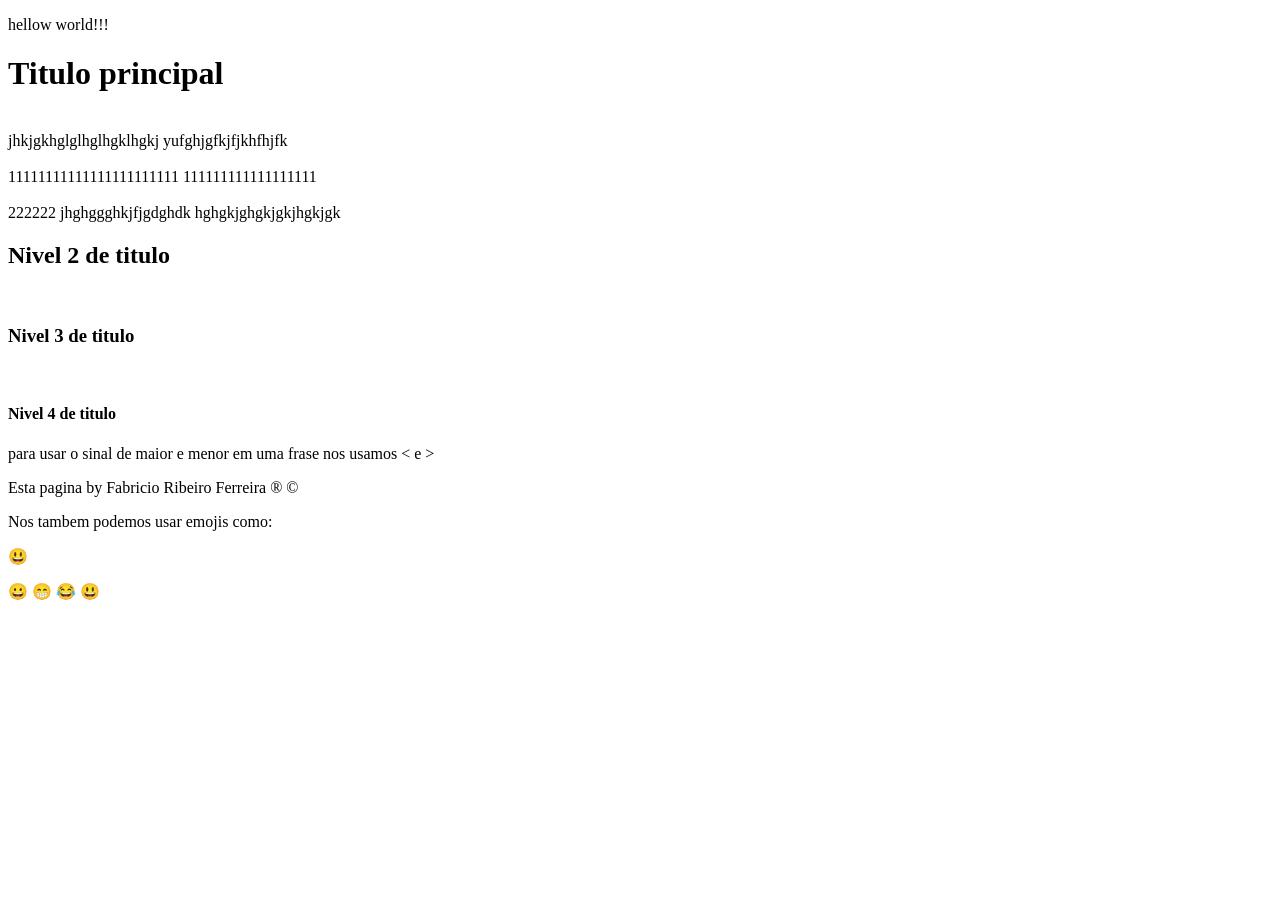
<file: Aula-01/index.html>
<!DOCTYPE html>
<html lang="pt-br">
<head>
    <meta charset="UTF-8">
    <meta name="viewport" content="width=device-width, initial-scale=1.0">
    <title>Aula-01</title>
</head>
<body>
    <p>hellow world!!!</p>
    <h1>Titulo principal </h1>
    <br>
jhkjgkhglglhglhgklhgkj
yufghjgfkjfjkhfhjfk
<br>
<br>
11111111111111111111111
111111111111111111
<br>
<br>
222222
jhghggghkjfjgdghdk
hghgkjghgkjgkjhgkjgk
<br>
    <h2>Nivel 2 de titulo</h2>
   <br> 
    <h3>Nivel 3 de titulo</h3>
    <br>
    <h4>Nivel 4 de titulo</h4>

    <p>para usar o sinal de maior e menor em uma frase nos usamos &lt; e &gt;</p>


    <p>Esta pagina by Fabricio Ribeiro Ferreira &reg; &copy;</p>

    <p> Nos tambem podemos usar emojis como:</p>
    <p>&#x1F603;</p>
    <p>&#128512; &#128513; &#128514; &#128515;</p>
</body>
</html>
</file>
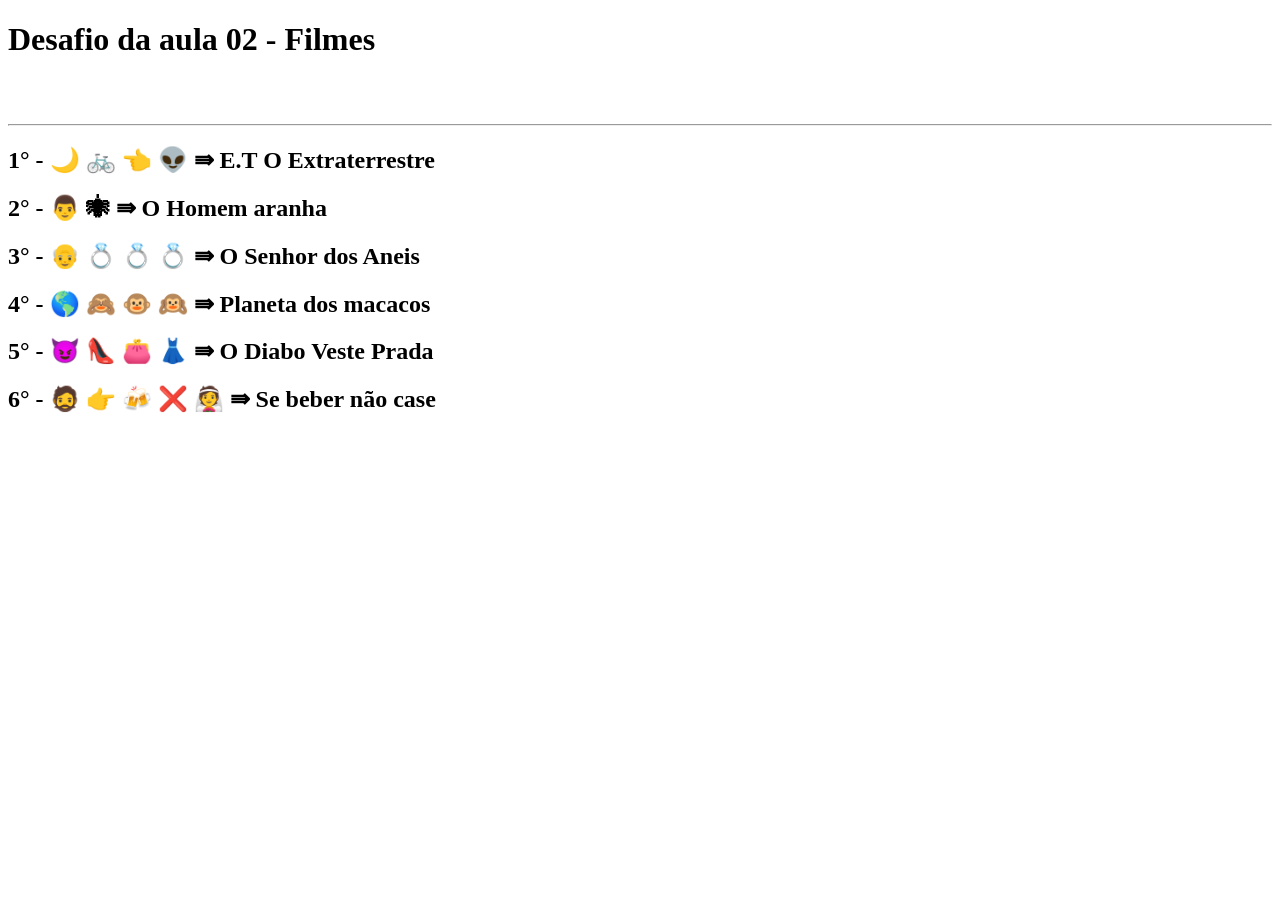
<file: Aula-02/index.html>
<!DOCTYPE html>
<html lang="pt-br">
<head>
    <meta charset="UTF-8">
    <meta name="viewport" content="width=device-width, initial-scale=1.0">
    <title>Aula-02</title>

    <link rel="shortcut icon" href="favicon-32x32.png" type="image/x-icon">

</head>
<body>
    
<h1>Desafio da aula 02 - Filmes </h1>
<br>
<br>
<hr>
<h2>1° - &#x1F319; &#x1F6B2; &#X1F448; &#x1F47D; &rAarr; E.T O Extraterrestre</h2>
<h2>2° - &#x1F468; &#x1F577; &rAarr; O Homem aranha</h2>
<h2>3° - &#x1F474  &#x1F48D &#x1F48D &#x1F48D &rAarr; O Senhor dos Aneis</h2>
<h2>4° - &#x1F30E  &#x1F648 &#x1F435 &#x1F649 &rAarr; Planeta dos macacos</h2>
<h2>5° - &#x1F608  &#x1F460 &#x1F45B &#x1F457 &rAarr; O Diabo Veste Prada</h2>
<h2>6° - &#x1F9D4  &#x1F449 &#x1F37B &#x274C &#x1F470 &rAarr; Se beber não case</h2>

</body>
</html>
</file>
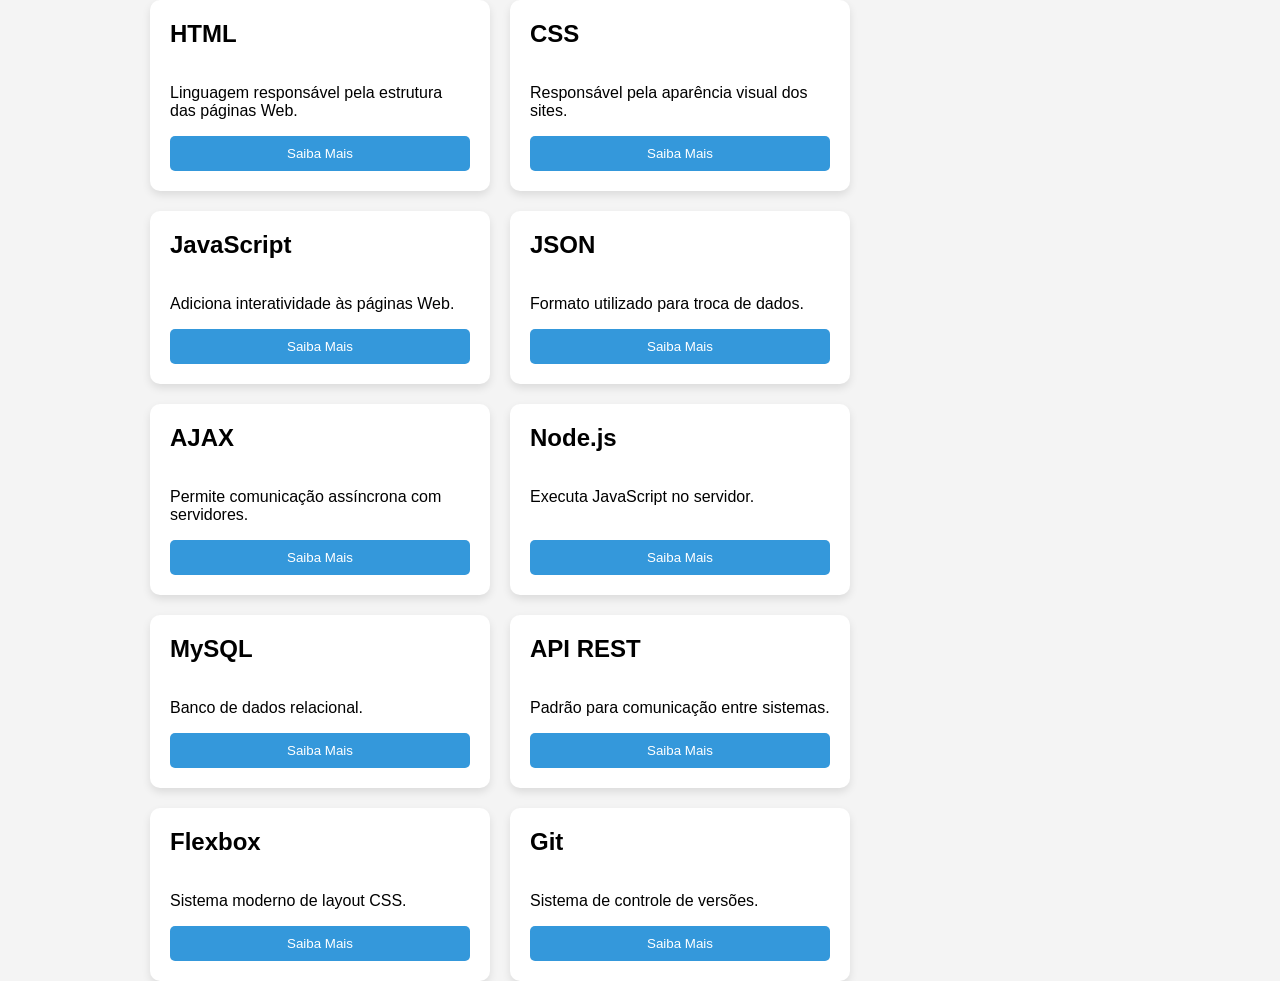
<file: cards_flexbox/index.html>
<!DOCTYPE html>
<html lang="pt-br">
<head>
    <meta charset="UTF-8">
    <meta name="viewport" content="width=device-width, initial-scale=1.0">
    <title>Cards com Flexbox</title>
    <link rel="stylesheet" href="styles.css">
</head>
<body>
<div class="container" id="container-cards"></div>

<!-- Modal -->
<div id="modal" class="modal">
    <div class="modal-content">
        <span class="fechar">&times;</span>
        <h2 id="modalTitulo"></h2>
        <p id="modalTexto"></p>
    </div>
</div>

<script src="script.js"></script>


<!--
<div class="container">
    <div class="card">
        <h2>Título 1</h2>
        <p>Este é um exemplo de texto para o card. Conteúdo simples para demonstração.</p>
        <button>Saiba mais</button>
    </div>

    <div class="card">
        <h2>Título 2</h2>
        <p>Outro exemplo de conteúdo para mostrar como os cards funcionam.</p>
        <button>Saiba mais</button>
    </div>

    <div class="card">
        <h2>Título 3</h2>
        <p>Mais um card com conteúdo de exemplo para completar o layout.</p>
        <button>Saiba mais</button>
    </div>
</div> -->

</body>
</html>
</file>
<file: cards_flexbox/styles.css>
body {
    margin: 0;
    font-family: Arial, sans-serif;
    display: flex;
    justify-content: space-between;
    align-items: space-between;
    height: 100vh;
    background: #f4f4f4;
}

.container {
    display: flex;
    gap: 20px;
    flex-wrap: wrap;
    flex-direction: row;
    justify-content: center;
    max-width: 1000px;
}

.card {
    background: white;
    padding: 20px;
    width: 300px;
    display: flex;
    flex-direction: column;
    justify-content: space-between;
    border-radius: 10px;
    box-shadow: 0 4px 8px rgba(0,0,0,0.1);
    transition: transform 0.3s, box-shadow 0.3s;
}

.card:hover {
    transform: translateY(-10px);
    box-shadow: 0 8px 16px rgba(0,0,0,0.2);
}

.card h2 {
    margin-top: 0;
}

.card button {
    margin-top: auto;
    padding: 10px;
    border: none;
    background: #3498db;
    color: white;
    border-radius: 5px;
    cursor: pointer;
}

.card button:hover {
    background: #2980b9;
}

/* Responsivo */
@media (max-width: 768px) {
    .container {
        flex-direction: column;
        align-items: center;
    }
}

/* Modal */

.modal {
    display: none;
    position: fixed;
    z-index: 1000;

    left: 0;
    top: 0;

    width: 100%;
    height: 100%;

    background-color: rgba(0,0,0,0.6);
}

.modal-content {

    background-color: white;

    width: 60%;
    max-width: 700px;

    margin: 10% auto;

    padding: 20px;

    border-radius: 10px;
}

.fechar {

    float: right;

    font-size: 28px;

    cursor: pointer;

    font-weight: bold;
}
</file>
